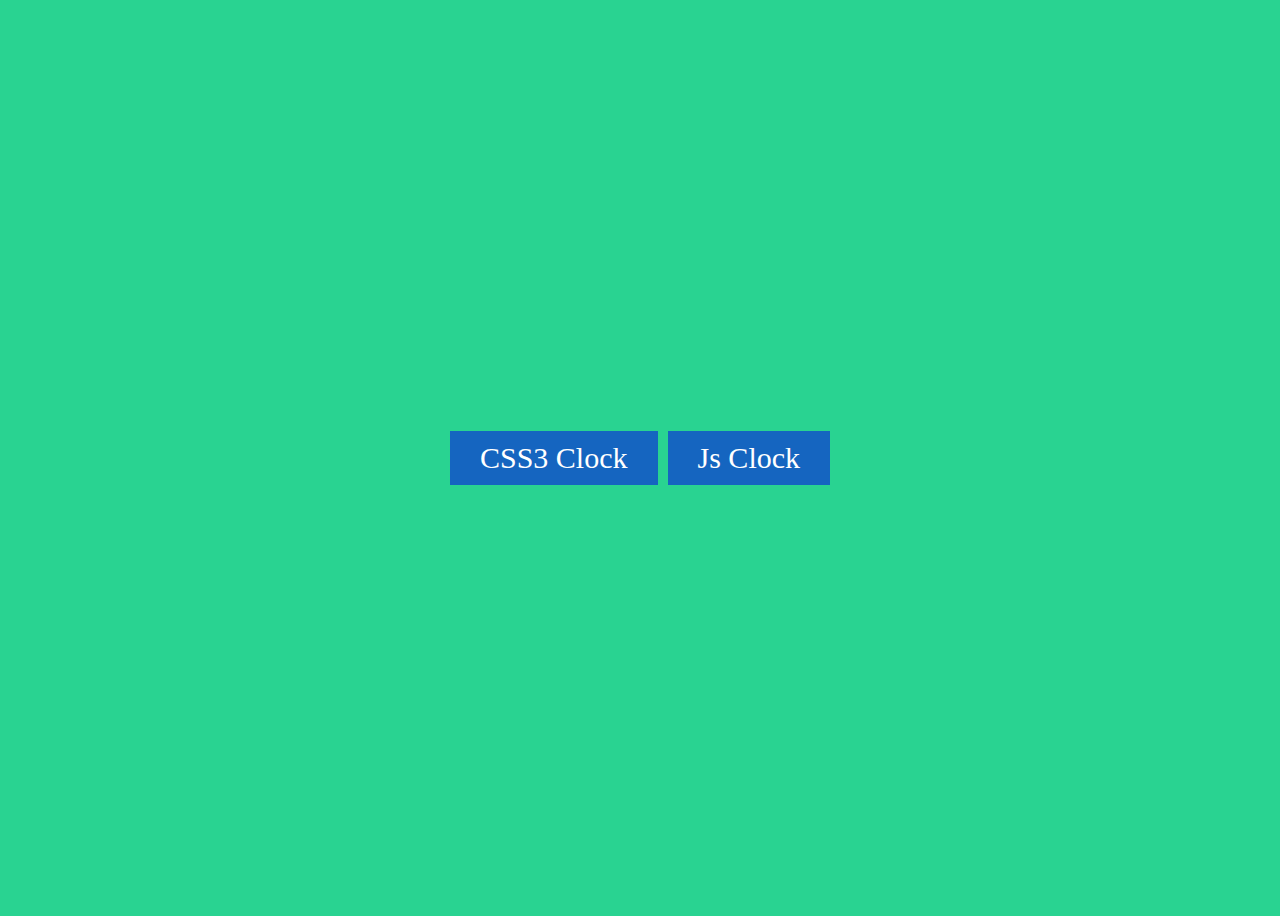
<file: index.html>
<!DOCTYPE html>
<html>
<head>
	<title>Css3 Js Clock</title>
	<style type="text/css">
		*, ::before, ::after, {
		    margin: 0;
		    padding: 0;
		    box-sizing: border-box;
		}

		body {
		    color: #fff;
		    font-size: 30px;
		    background: rgb(41, 211, 145);
		    display: flex;
		    align-items: center;
		    justify-content: center;
		    height: 100vh;
		    font-family: fantasy;
		}
		a {
			text-decoration: none;
			color:#fff;
			padding: 10px 30px;
			transition: 0.5s;
			margin: 5px;
			background: #1565c0;
		}
		a:hover {
			background: #1a237e;
		}
	</style>
</head>
<body>

	<a href="css3-clock.html">CSS3 Clock</a>
	<a href="js-clock.html">Js Clock</a>

</body>
</html>
</file>
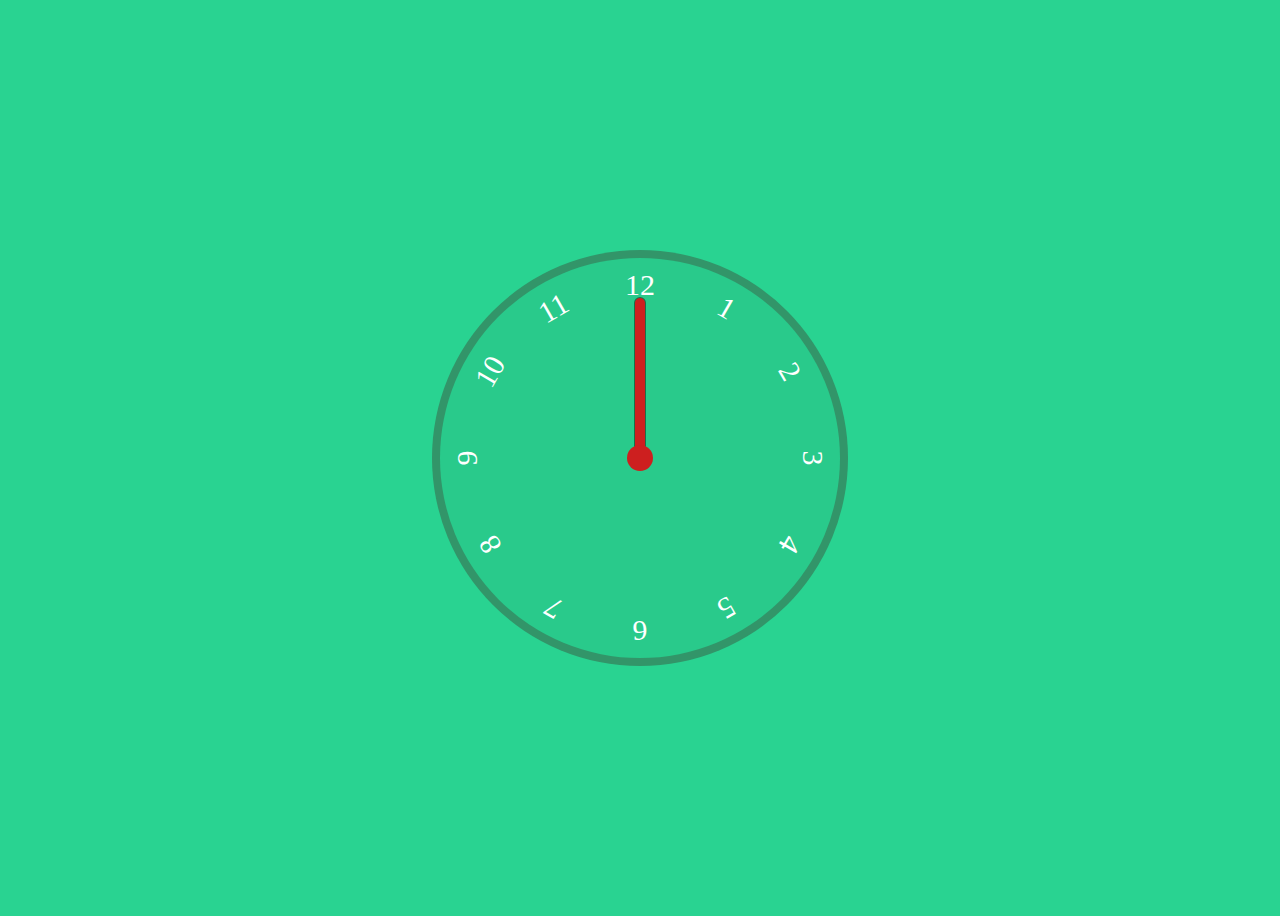
<file: css3-clock.html>
<!DOCTYPE html>
<html lang="en">
<head>
    <meta charset="UTF-8">
    <meta name="viewport" content="width=device-width, initial-scale=1.0">
    <title>Css3 Clock</title>
    <link rel="stylesheet" href="css3-clock.css">
</head>
<body>

    <div class="clock-body">
        
        <div class="hand second"></div>
        <div class="hand minuite"></div>
        <div class="hand hour"></div>

        <div class="digit digit1">1</div>
        <div class="digit digit2">2</div>
        <div class="digit digit3">3</div>
        <div class="digit digit4">4</div>
        <div class="digit digit5">5</div>
        <div class="digit digit6">6</div>
        <div class="digit digit7">7</div>
        <div class="digit digit8">8</div>
        <div class="digit digit9">9</div>
        <div class="digit digit10">10</div>
        <div class="digit digit11">11</div>
        <div class="digit digit12">12</div>

    </div>

</body>
</html>
</file>
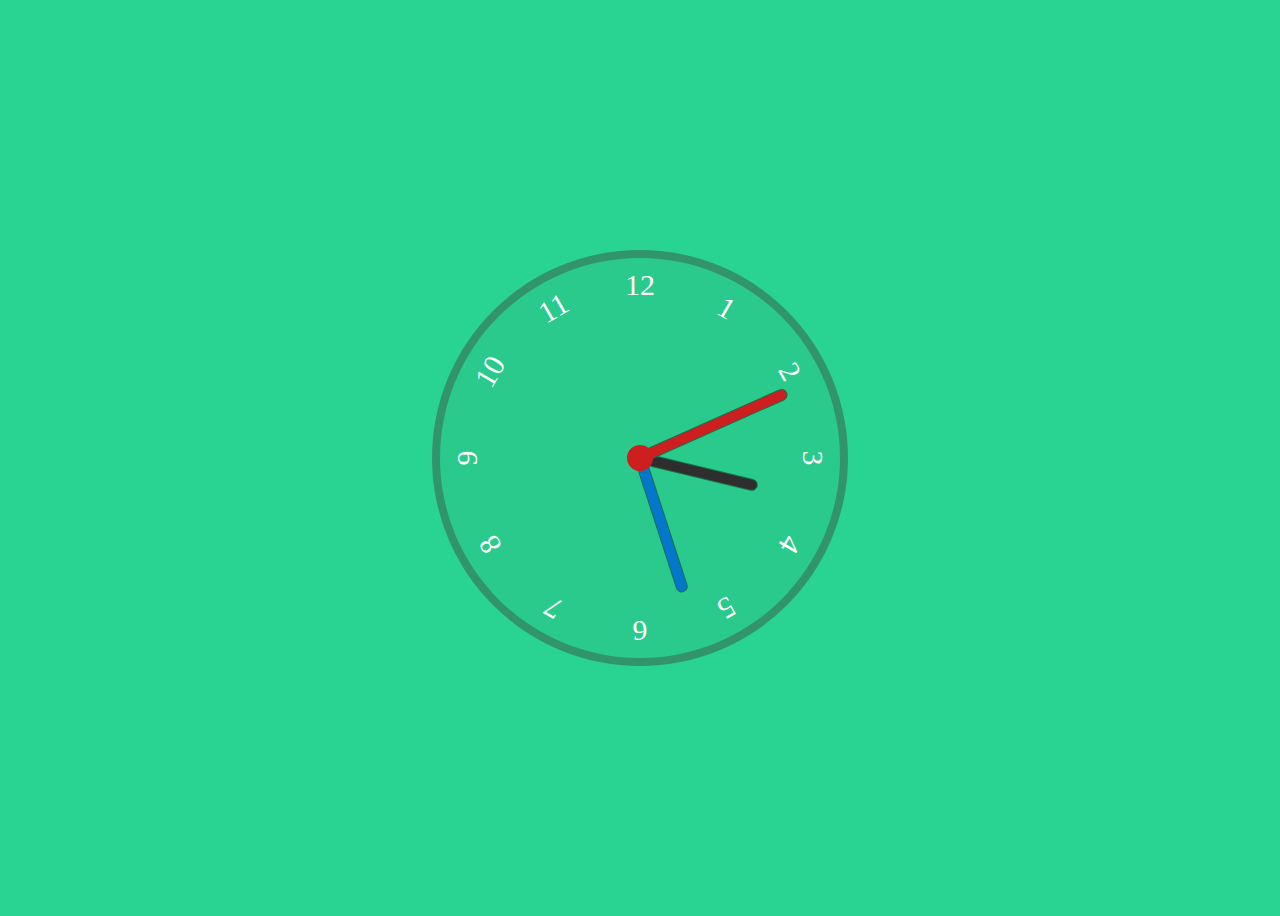
<file: js-clock.html>
<!DOCTYPE html>
<html lang="en">
<head>
    <meta charset="UTF-8">
    <meta name="viewport" content="width=device-width, initial-scale=1.0">
    <title>Css3 Clock</title>
    <link rel="stylesheet" href="js-clock.css">
</head>
<body>

    <div class="clock-body">
        
        <div class="hand second" id="second"></div>
        <div class="hand minuite" id="minuite"></div>
        <div class="hand hour" id="hour"></div>

        <div class="digit digit1">1</div>
        <div class="digit digit2">2</div>
        <div class="digit digit3">3</div>
        <div class="digit digit4">4</div>
        <div class="digit digit5">5</div>
        <div class="digit digit6">6</div>
        <div class="digit digit7">7</div>
        <div class="digit digit8">8</div>
        <div class="digit digit9">9</div>
        <div class="digit digit10">10</div>
        <div class="digit digit11">11</div>
        <div class="digit digit12">12</div>

    </div>


    <script type="text/javascript">
        
        function showlivetime(){
            var ekhon = new Date();
            var sec = ekhon.getSeconds()*6;
            var minit = ekhon.getMinutes()*6;
            var ghonta = ekhon.getHours()*30;

            ghonta = ghonta + (ekhon.getMinutes()/2);

            document.getElementById('second').style.transform = 'rotate('+sec+'deg)';
            document.getElementById('minuite').style.transform = 'rotate('+minit+'deg)';
            document.getElementById('hour').style.transform = 'rotate('+ghonta+'deg)';

            setTimeout( function(){
                showlivetime();
            }, 1000);
        }
        
        showlivetime();
      

    </script>


</body>
</html>
</file>
<file: css3-clock.css>
*, ::before, ::after, {
    margin: 0;
    padding: 0;
    box-sizing: border-box;
}

body {
    color: #fff;
    font-size: 30px;
    background: rgb(41, 211, 145);
    display: flex;
    align-items: center;
    justify-content: center;
    height: 100vh;
    font-family: fantasy;
}

.clock-body {
    width: 400px;
    height: 400px;
    position: relative;
    border-radius: 50%;
    box-shadow: 0px 0px 0px 8px rgb(50 149 105);
    background: #29ca8b;
}




/* Animation for clock */

@keyframes spin {
    from {
        transform: rotate(0deg);
    }
    to {
        transform: rotate(360deg);
    }
}

.hand { 
    position: absolute;
    left: 50%;
    bottom: 50%;
    width: 10px;
    margin-left: -5px;
    border-radius: 5px;
    transform-origin: bottom;
}

.second {
    height: 40%;
    background: rgb(205 31 31);
    animation: 60s spin infinite linear;
    z-index: 9;
    box-shadow: 0 0 0 1px #19704a;
}

.minuite {
    height: 35%;
    background: rgb(2 119 204);
    animation: 3600s spin infinite;
    z-index: 8;
    box-shadow: 0 0 0 1px #19704a;
}

.hour {
    height: 30%;
    background: rgb(46 46 46);
    animation: 43200s spin infinite;
    z-index: 7;
    box-shadow: 0 0 0 1px #19704a;
}

.hand.second:before {
    position: absolute;
    content: '';
    width: 26px;
    height: 26px;
    background: #cd1f1f;
    border-radius: 50px;
    margin-left: -13px;
    left: 50%;
    bottom: -13px;
    z-index: 10;
}




.digit {
    --rotate: 0;
    position: absolute;
    width: calc(100% - 20px);
    height: calc(100% - 20px);
    text-align: center;
    transform: rotate(var(--rotate));
    left: 10px;
    top: 10px;
}

.digit1 {--rotate: 30deg}
.digit2 {--rotate: 60deg}
.digit3 {--rotate: 90deg}
.digit4 {--rotate: 120deg}
.digit5 {--rotate: 150deg}
.digit6 {--rotate: 180deg}
.digit7 {--rotate: 210deg}
.digit8 {--rotate: 240deg}
.digit9 {--rotate: 270deg}
.digit10 {--rotate: 300deg}
.digit11 {--rotate: 330deg}
</file>
<file: js-clock.css>
*, ::before, ::after, {
    margin: 0;
    padding: 0;
    box-sizing: border-box;
}

body {
    color: #fff;
    font-size: 30px;
    background: rgb(41, 211, 145);
    display: flex;
    align-items: center;
    justify-content: center;
    height: 100vh;
    font-family: fantasy;
}

.clock-body {
    width: 400px;
    height: 400px;
    position: relative;
    border-radius: 50%;
    box-shadow: 0px 0px 0px 8px rgb(50 149 105);
    background: #29ca8b;
}




/* Animation for clock */

@keyframes spin {
    from {
        transform: rotate(0deg);
    }
    to {
        transform: rotate(360deg);
    }
}

.hand { 
    position: absolute;
    left: 50%;
    bottom: 50%;
    width: 10px;
    margin-left: -5px;
    border-radius: 5px;
    transform-origin: bottom;
}

.second {
    height: 40%;
    background: rgb(205 31 31);
    /*animation: 60s spin infinite linear;*/
    z-index: 9;
    box-shadow: 0 0 0 1px #19704a;
}

.minuite {
    height: 35%;
    background: rgb(2 119 204);
    /*animation: 3600s spin infinite;*/
    z-index: 8;
    box-shadow: 0 0 0 1px #19704a;
}

.hour {
    height: 30%;
    background: rgb(46 46 46);
    /*animation: 43200s spin infinite;*/
    z-index: 7;
    box-shadow: 0 0 0 1px #19704a;
}

.hand.second:before {
    position: absolute;
    content: '';
    width: 26px;
    height: 26px;
    background: #cd1f1f;
    border-radius: 50px;
    margin-left: -13px;
    left: 50%;
    bottom: -13px;
    z-index: 10;
}




.digit {
    --rotate: 0;
    position: absolute;
    width: calc(100% - 20px);
    height: calc(100% - 20px);
    text-align: center;
    transform: rotate(var(--rotate));
    left: 10px;
    top: 10px;
}

.digit1 {--rotate: 30deg}
.digit2 {--rotate: 60deg}
.digit3 {--rotate: 90deg}
.digit4 {--rotate: 120deg}
.digit5 {--rotate: 150deg}
.digit6 {--rotate: 180deg}
.digit7 {--rotate: 210deg}
.digit8 {--rotate: 240deg}
.digit9 {--rotate: 270deg}
.digit10 {--rotate: 300deg}
.digit11 {--rotate: 330deg}


#seconds {
    position: fixed;
    z-index: 100;
    top: 0;
}
</file>
